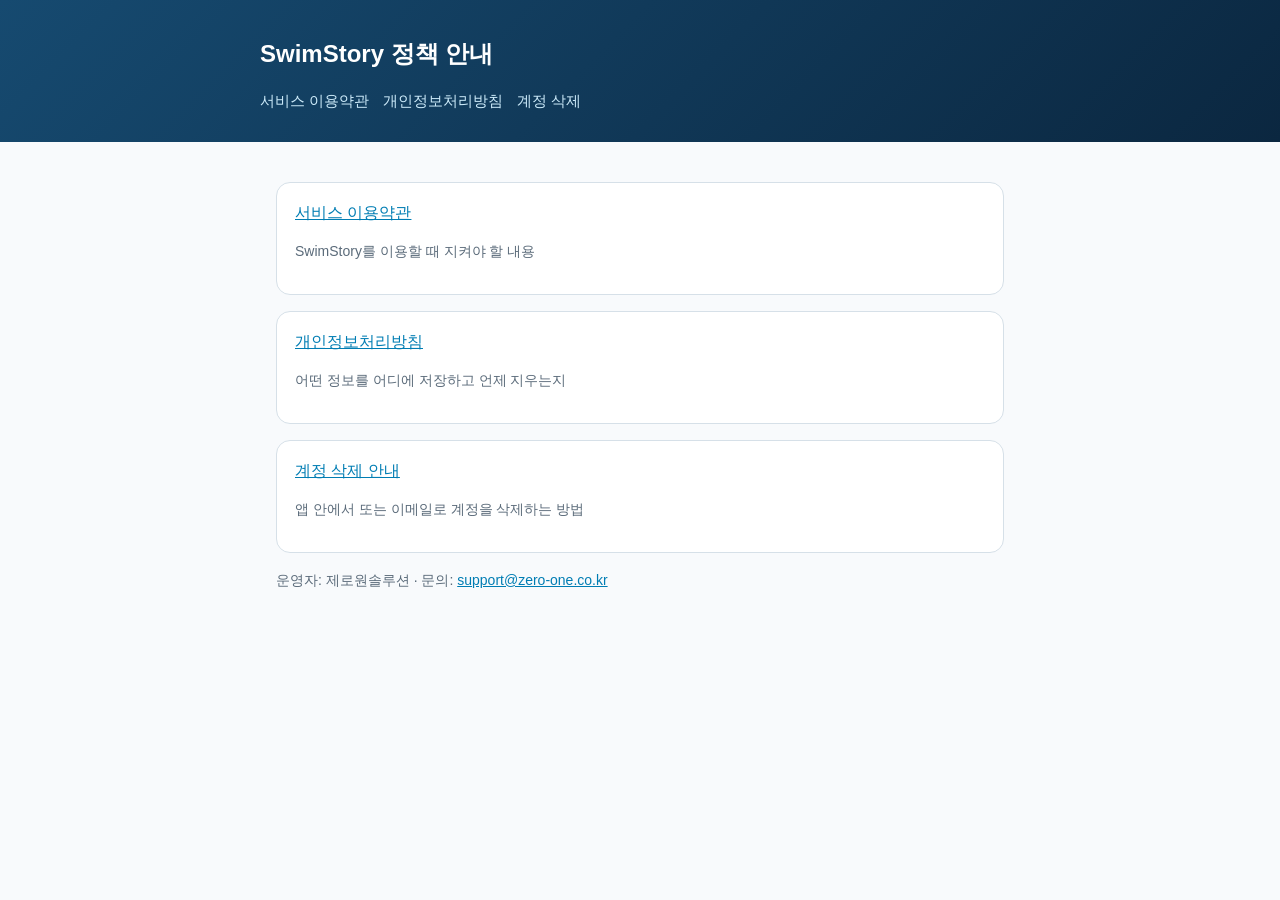
<file: index.html>
<!doctype html>
<html lang="ko">
<head>
<meta charset="utf-8">
<meta name="viewport" content="width=device-width, initial-scale=1">
<title>SwimStory 정책 안내</title>
<link rel="stylesheet" href="style.css">
</head>
<body>
<header><div class="wrap">
  <h1>SwimStory 정책 안내</h1>
  <a href="terms.html">서비스 이용약관</a><a href="privacy.html">개인정보처리방침</a><a href="delete-account.html">계정 삭제</a>
</div></header>
<main>
  <div class="card"><a href="terms.html">서비스 이용약관</a><p class="muted">SwimStory를 이용할 때 지켜야 할 내용</p></div>
  <div class="card"><a href="privacy.html">개인정보처리방침</a><p class="muted">어떤 정보를 어디에 저장하고 언제 지우는지</p></div>
  <div class="card"><a href="delete-account.html">계정 삭제 안내</a><p class="muted">앱 안에서 또는 이메일로 계정을 삭제하는 방법</p></div>
  <p class="muted">운영자: 제로원솔루션 · 문의: <a href="mailto:support@zero-one.co.kr">support@zero-one.co.kr</a></p>
</main>
</body>
</html>
</file>
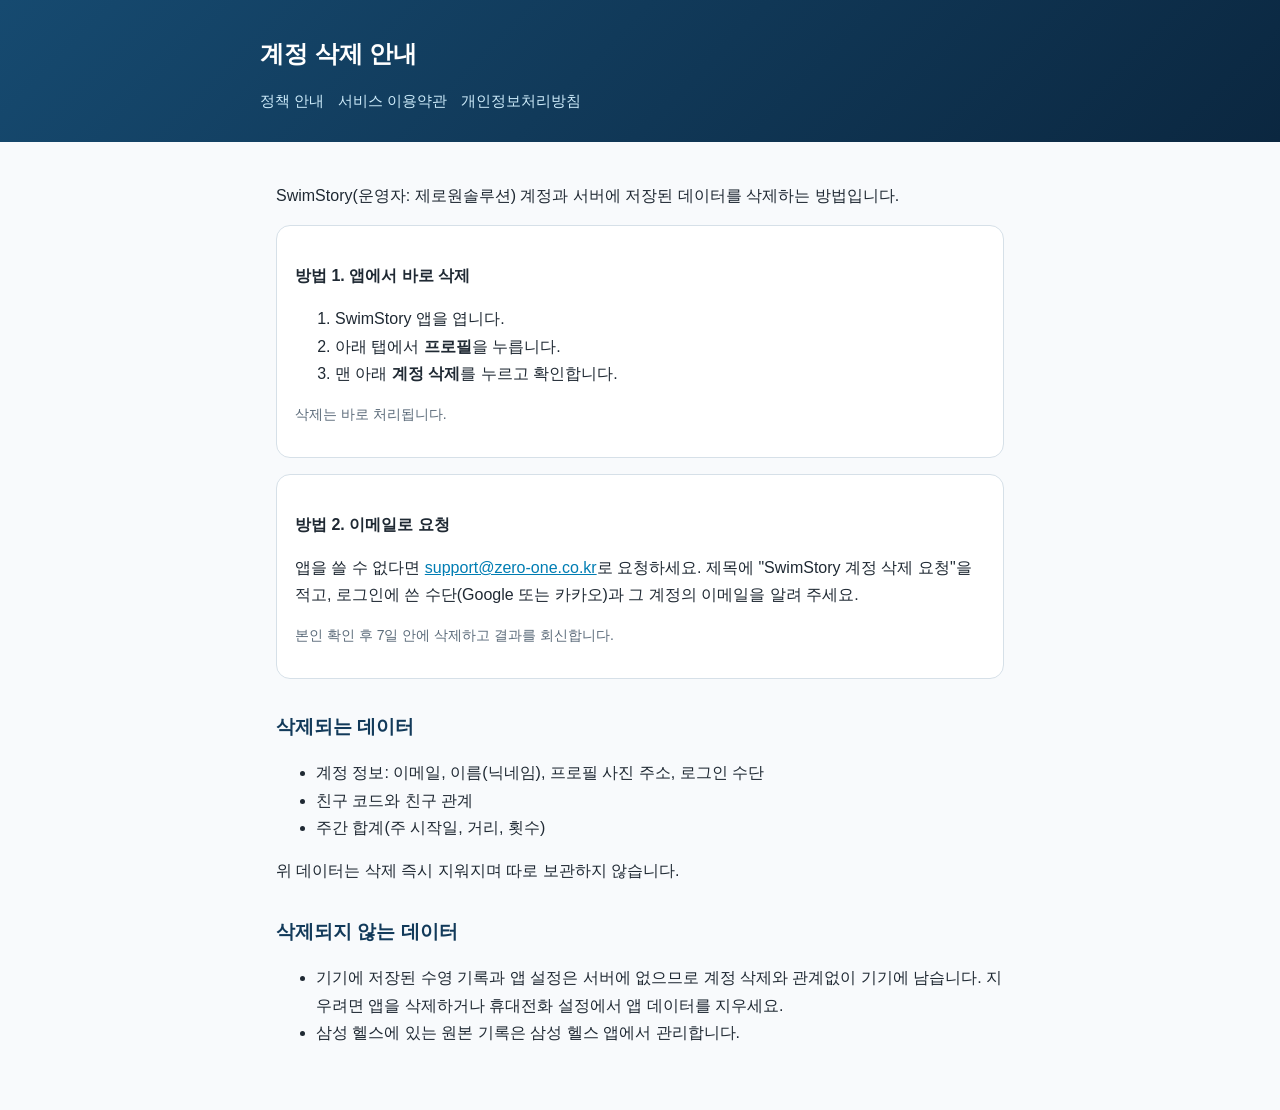
<file: delete-account.html>
<!doctype html>
<html lang="ko">
<head>
<meta charset="utf-8">
<meta name="viewport" content="width=device-width, initial-scale=1">
<title>SwimStory 계정 삭제 안내</title>
<link rel="stylesheet" href="style.css">
</head>
<body>
<header><div class="wrap">
  <h1>계정 삭제 안내</h1>
  <a href="index.html">정책 안내</a><a href="terms.html">서비스 이용약관</a><a href="privacy.html">개인정보처리방침</a>
</div></header>
<main>
<p>SwimStory(운영자: 제로원솔루션) 계정과 서버에 저장된 데이터를 삭제하는 방법입니다.</p>

<div class="card">
<h3>방법 1. 앱에서 바로 삭제</h3>
<ol>
  <li>SwimStory 앱을 엽니다.</li>
  <li>아래 탭에서 <b>프로필</b>을 누릅니다.</li>
  <li>맨 아래 <b>계정 삭제</b>를 누르고 확인합니다.</li>
</ol>
<p class="muted">삭제는 바로 처리됩니다.</p>
</div>

<div class="card">
<h3>방법 2. 이메일로 요청</h3>
<p>앱을 쓸 수 없다면 <a href="mailto:support@zero-one.co.kr?subject=SwimStory%20%EA%B3%84%EC%A0%95%20%EC%82%AD%EC%A0%9C%20%EC%9A%94%EC%B2%AD">support@zero-one.co.kr</a>로 요청하세요. 제목에 "SwimStory 계정 삭제 요청"을 적고, 로그인에 쓴 수단(Google 또는 카카오)과 그 계정의 이메일을 알려 주세요.</p>
<p class="muted">본인 확인 후 7일 안에 삭제하고 결과를 회신합니다.</p>
</div>

<h2>삭제되는 데이터</h2>
<ul>
  <li>계정 정보: 이메일, 이름(닉네임), 프로필 사진 주소, 로그인 수단</li>
  <li>친구 코드와 친구 관계</li>
  <li>주간 합계(주 시작일, 거리, 횟수)</li>
</ul>
<p>위 데이터는 삭제 즉시 지워지며 따로 보관하지 않습니다.</p>

<h2>삭제되지 않는 데이터</h2>
<ul>
  <li>기기에 저장된 수영 기록과 앱 설정은 서버에 없으므로 계정 삭제와 관계없이 기기에 남습니다. 지우려면 앱을 삭제하거나 휴대전화 설정에서 앱 데이터를 지우세요.</li>
  <li>삼성 헬스에 있는 원본 기록은 삼성 헬스 앱에서 관리합니다.</li>
</ul>
</main>
</body>
</html>
</file>
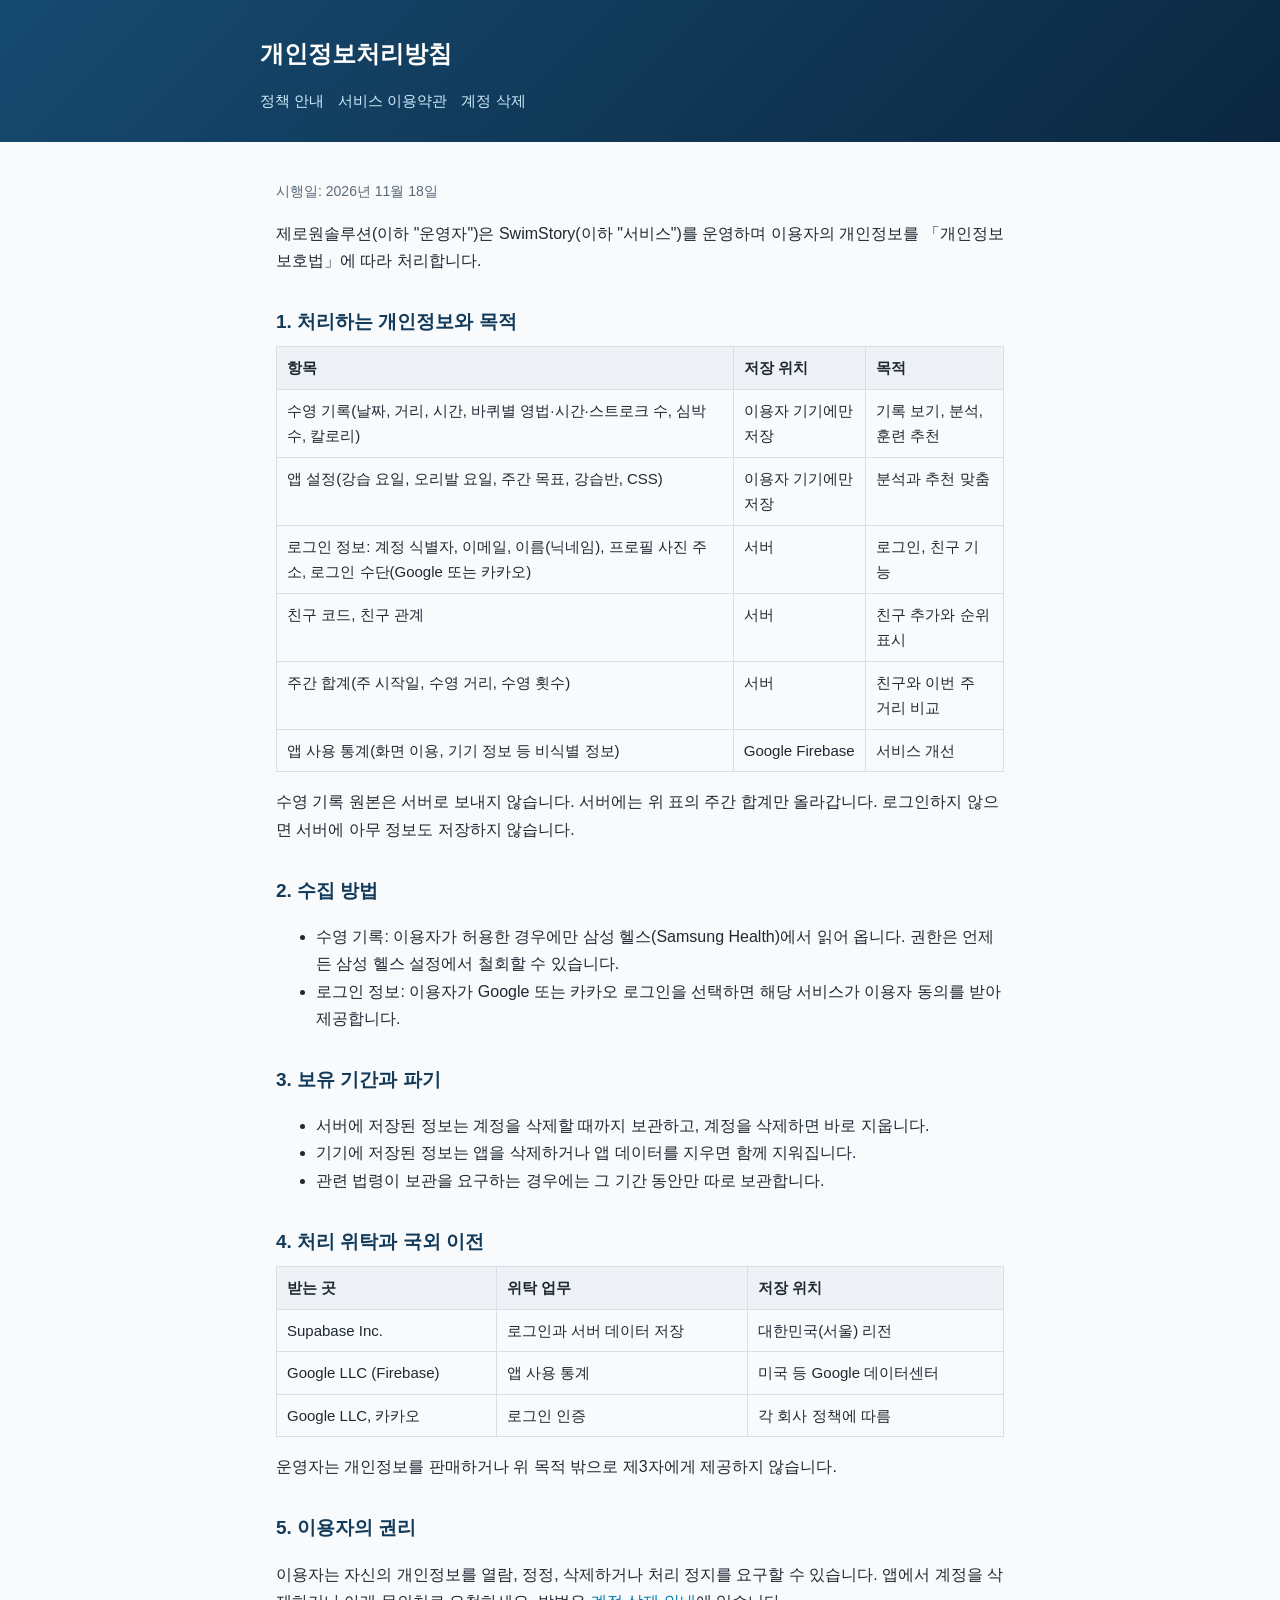
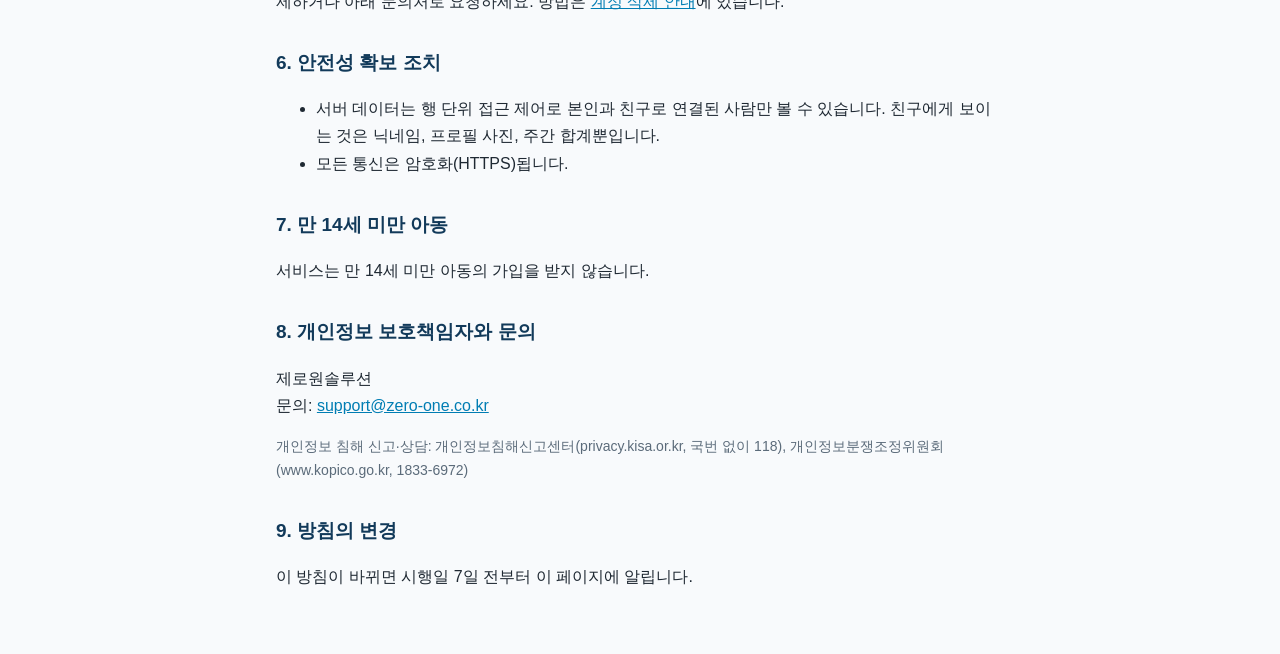
<file: privacy.html>
<!doctype html>
<html lang="ko">
<head>
<meta charset="utf-8">
<meta name="viewport" content="width=device-width, initial-scale=1">
<title>SwimStory 개인정보처리방침</title>
<link rel="stylesheet" href="style.css">
</head>
<body>
<header><div class="wrap">
  <h1>개인정보처리방침</h1>
  <a href="index.html">정책 안내</a><a href="terms.html">서비스 이용약관</a><a href="delete-account.html">계정 삭제</a>
</div></header>
<main>
<p class="muted">시행일: 2026년 11월 18일</p>
<p>제로원솔루션(이하 "운영자")은 SwimStory(이하 "서비스")를 운영하며 이용자의 개인정보를 「개인정보 보호법」에 따라 처리합니다.</p>

<h2>1. 처리하는 개인정보와 목적</h2>
<table>
  <tr><th>항목</th><th>저장 위치</th><th>목적</th></tr>
  <tr><td>수영 기록(날짜, 거리, 시간, 바퀴별 영법·시간·스트로크 수, 심박수, 칼로리)</td><td>이용자 기기에만 저장</td><td>기록 보기, 분석, 훈련 추천</td></tr>
  <tr><td>앱 설정(강습 요일, 오리발 요일, 주간 목표, 강습반, CSS)</td><td>이용자 기기에만 저장</td><td>분석과 추천 맞춤</td></tr>
  <tr><td>로그인 정보: 계정 식별자, 이메일, 이름(닉네임), 프로필 사진 주소, 로그인 수단(Google 또는 카카오)</td><td>서버</td><td>로그인, 친구 기능</td></tr>
  <tr><td>친구 코드, 친구 관계</td><td>서버</td><td>친구 추가와 순위 표시</td></tr>
  <tr><td>주간 합계(주 시작일, 수영 거리, 수영 횟수)</td><td>서버</td><td>친구와 이번 주 거리 비교</td></tr>
  <tr><td>앱 사용 통계(화면 이용, 기기 정보 등 비식별 정보)</td><td>Google Firebase</td><td>서비스 개선</td></tr>
</table>
<p>수영 기록 원본은 서버로 보내지 않습니다. 서버에는 위 표의 주간 합계만 올라갑니다. 로그인하지 않으면 서버에 아무 정보도 저장하지 않습니다.</p>

<h2>2. 수집 방법</h2>
<ul>
  <li>수영 기록: 이용자가 허용한 경우에만 삼성 헬스(Samsung Health)에서 읽어 옵니다. 권한은 언제든 삼성 헬스 설정에서 철회할 수 있습니다.</li>
  <li>로그인 정보: 이용자가 Google 또는 카카오 로그인을 선택하면 해당 서비스가 이용자 동의를 받아 제공합니다.</li>
</ul>

<h2>3. 보유 기간과 파기</h2>
<ul>
  <li>서버에 저장된 정보는 계정을 삭제할 때까지 보관하고, 계정을 삭제하면 바로 지웁니다.</li>
  <li>기기에 저장된 정보는 앱을 삭제하거나 앱 데이터를 지우면 함께 지워집니다.</li>
  <li>관련 법령이 보관을 요구하는 경우에는 그 기간 동안만 따로 보관합니다.</li>
</ul>

<h2>4. 처리 위탁과 국외 이전</h2>
<table>
  <tr><th>받는 곳</th><th>위탁 업무</th><th>저장 위치</th></tr>
  <tr><td>Supabase Inc.</td><td>로그인과 서버 데이터 저장</td><td>대한민국(서울) 리전</td></tr>
  <tr><td>Google LLC (Firebase)</td><td>앱 사용 통계</td><td>미국 등 Google 데이터센터</td></tr>
  <tr><td>Google LLC, 카카오</td><td>로그인 인증</td><td>각 회사 정책에 따름</td></tr>
</table>
<p>운영자는 개인정보를 판매하거나 위 목적 밖으로 제3자에게 제공하지 않습니다.</p>

<h2>5. 이용자의 권리</h2>
<p>이용자는 자신의 개인정보를 열람, 정정, 삭제하거나 처리 정지를 요구할 수 있습니다. 앱에서 계정을 삭제하거나 아래 문의처로 요청하세요. 방법은 <a href="delete-account.html">계정 삭제 안내</a>에 있습니다.</p>

<h2>6. 안전성 확보 조치</h2>
<ul>
  <li>서버 데이터는 행 단위 접근 제어로 본인과 친구로 연결된 사람만 볼 수 있습니다. 친구에게 보이는 것은 닉네임, 프로필 사진, 주간 합계뿐입니다.</li>
  <li>모든 통신은 암호화(HTTPS)됩니다.</li>
</ul>

<h2>7. 만 14세 미만 아동</h2>
<p>서비스는 만 14세 미만 아동의 가입을 받지 않습니다.</p>

<h2>8. 개인정보 보호책임자와 문의</h2>
<p>제로원솔루션<br>문의: <a href="mailto:support@zero-one.co.kr">support@zero-one.co.kr</a></p>
<p class="muted">개인정보 침해 신고·상담: 개인정보침해신고센터(privacy.kisa.or.kr, 국번 없이 118), 개인정보분쟁조정위원회(www.kopico.go.kr, 1833-6972)</p>

<h2>9. 방침의 변경</h2>
<p>이 방침이 바뀌면 시행일 7일 전부터 이 페이지에 알립니다.</p>
</main>
</body>
</html>
</file>
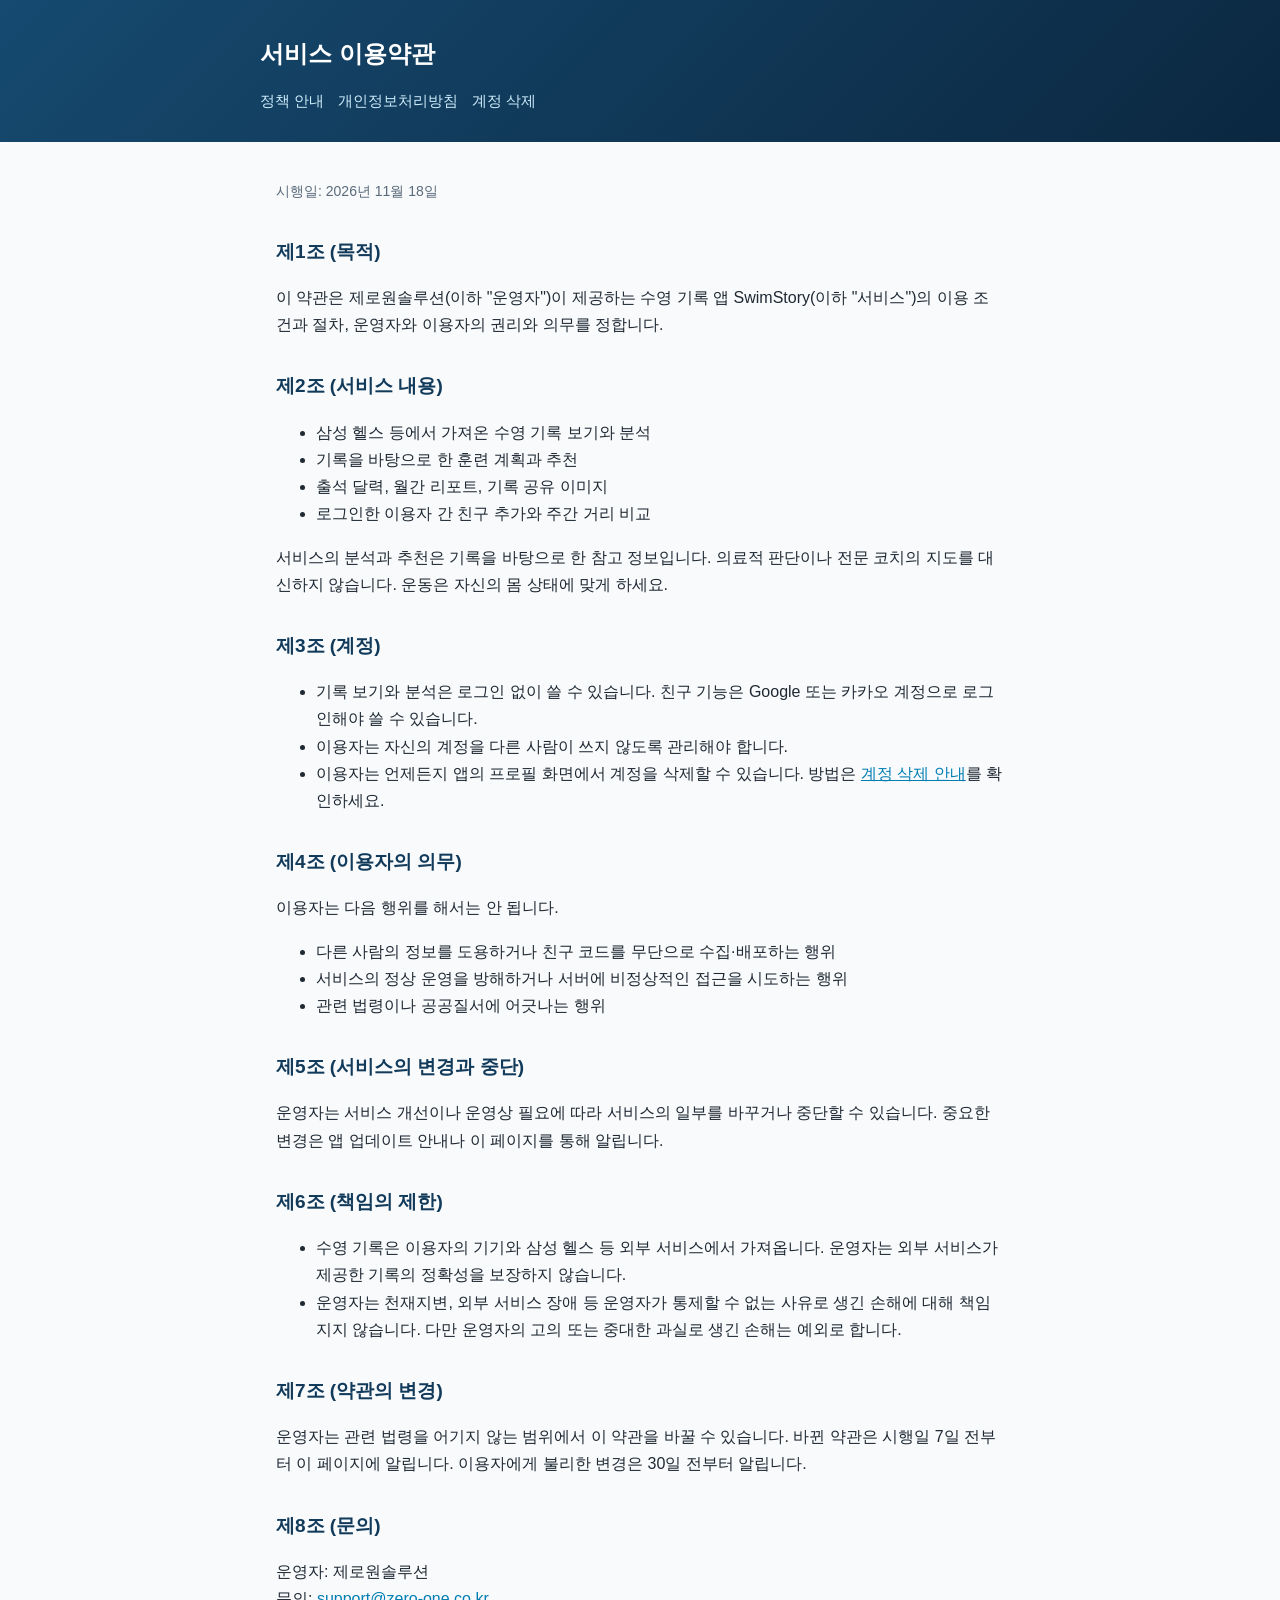
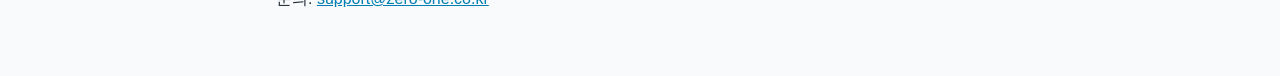
<file: terms.html>
<!doctype html>
<html lang="ko">
<head>
<meta charset="utf-8">
<meta name="viewport" content="width=device-width, initial-scale=1">
<title>SwimStory 서비스 이용약관</title>
<link rel="stylesheet" href="style.css">
</head>
<body>
<header><div class="wrap">
  <h1>서비스 이용약관</h1>
  <a href="index.html">정책 안내</a><a href="privacy.html">개인정보처리방침</a><a href="delete-account.html">계정 삭제</a>
</div></header>
<main>
<p class="muted">시행일: 2026년 11월 18일</p>

<h2>제1조 (목적)</h2>
<p>이 약관은 제로원솔루션(이하 "운영자")이 제공하는 수영 기록 앱 SwimStory(이하 "서비스")의 이용 조건과 절차, 운영자와 이용자의 권리와 의무를 정합니다.</p>

<h2>제2조 (서비스 내용)</h2>
<ul>
  <li>삼성 헬스 등에서 가져온 수영 기록 보기와 분석</li>
  <li>기록을 바탕으로 한 훈련 계획과 추천</li>
  <li>출석 달력, 월간 리포트, 기록 공유 이미지</li>
  <li>로그인한 이용자 간 친구 추가와 주간 거리 비교</li>
</ul>
<p>서비스의 분석과 추천은 기록을 바탕으로 한 참고 정보입니다. 의료적 판단이나 전문 코치의 지도를 대신하지 않습니다. 운동은 자신의 몸 상태에 맞게 하세요.</p>

<h2>제3조 (계정)</h2>
<ul>
  <li>기록 보기와 분석은 로그인 없이 쓸 수 있습니다. 친구 기능은 Google 또는 카카오 계정으로 로그인해야 쓸 수 있습니다.</li>
  <li>이용자는 자신의 계정을 다른 사람이 쓰지 않도록 관리해야 합니다.</li>
  <li>이용자는 언제든지 앱의 프로필 화면에서 계정을 삭제할 수 있습니다. 방법은 <a href="delete-account.html">계정 삭제 안내</a>를 확인하세요.</li>
</ul>

<h2>제4조 (이용자의 의무)</h2>
<p>이용자는 다음 행위를 해서는 안 됩니다.</p>
<ul>
  <li>다른 사람의 정보를 도용하거나 친구 코드를 무단으로 수집·배포하는 행위</li>
  <li>서비스의 정상 운영을 방해하거나 서버에 비정상적인 접근을 시도하는 행위</li>
  <li>관련 법령이나 공공질서에 어긋나는 행위</li>
</ul>

<h2>제5조 (서비스의 변경과 중단)</h2>
<p>운영자는 서비스 개선이나 운영상 필요에 따라 서비스의 일부를 바꾸거나 중단할 수 있습니다. 중요한 변경은 앱 업데이트 안내나 이 페이지를 통해 알립니다.</p>

<h2>제6조 (책임의 제한)</h2>
<ul>
  <li>수영 기록은 이용자의 기기와 삼성 헬스 등 외부 서비스에서 가져옵니다. 운영자는 외부 서비스가 제공한 기록의 정확성을 보장하지 않습니다.</li>
  <li>운영자는 천재지변, 외부 서비스 장애 등 운영자가 통제할 수 없는 사유로 생긴 손해에 대해 책임지지 않습니다. 다만 운영자의 고의 또는 중대한 과실로 생긴 손해는 예외로 합니다.</li>
</ul>

<h2>제7조 (약관의 변경)</h2>
<p>운영자는 관련 법령을 어기지 않는 범위에서 이 약관을 바꿀 수 있습니다. 바뀐 약관은 시행일 7일 전부터 이 페이지에 알립니다. 이용자에게 불리한 변경은 30일 전부터 알립니다.</p>

<h2>제8조 (문의)</h2>
<p>운영자: 제로원솔루션<br>문의: <a href="mailto:support@zero-one.co.kr">support@zero-one.co.kr</a></p>
</main>
</body>
</html>
</file>
<file: style.css>
:root { --accent: #007DB3; --navy: #123A5A; --text: #1F2933; --muted: #5B6B7A; --line: #D6E0E8; --bg: #F8FAFC; }
* { box-sizing: border-box; }
body { margin: 0; background: var(--bg); color: var(--text); font: 16px/1.7 -apple-system, BlinkMacSystemFont, "Apple SD Gothic Neo", "Noto Sans KR", "Malgun Gothic", sans-serif; }
header { background: linear-gradient(135deg, #164A70, #0B2740); color: #fff; padding: 28px 16px; }
header .wrap, main { max-width: 760px; margin: 0 auto; }
header a { color: #CDEBFA; text-decoration: none; margin-right: 14px; font-size: 15px; }
header h1 { margin: 6px 0 12px; font-size: 24px; }
main { padding: 24px 16px 48px; }
h2 { font-size: 19px; margin: 32px 0 8px; color: var(--navy); }
h3 { font-size: 16px; margin: 20px 0 6px; }
p, li { color: var(--text); }
.muted { color: var(--muted); font-size: 14px; }
table { width: 100%; border-collapse: collapse; margin: 8px 0 16px; font-size: 15px; }
th, td { border: 1px solid var(--line); padding: 8px 10px; text-align: left; vertical-align: top; }
th { background: #EEF2F6; }
.card { background: #fff; border: 1px solid var(--line); border-radius: 14px; padding: 16px 18px; margin: 16px 0; }
a { color: var(--accent); }
</file>
